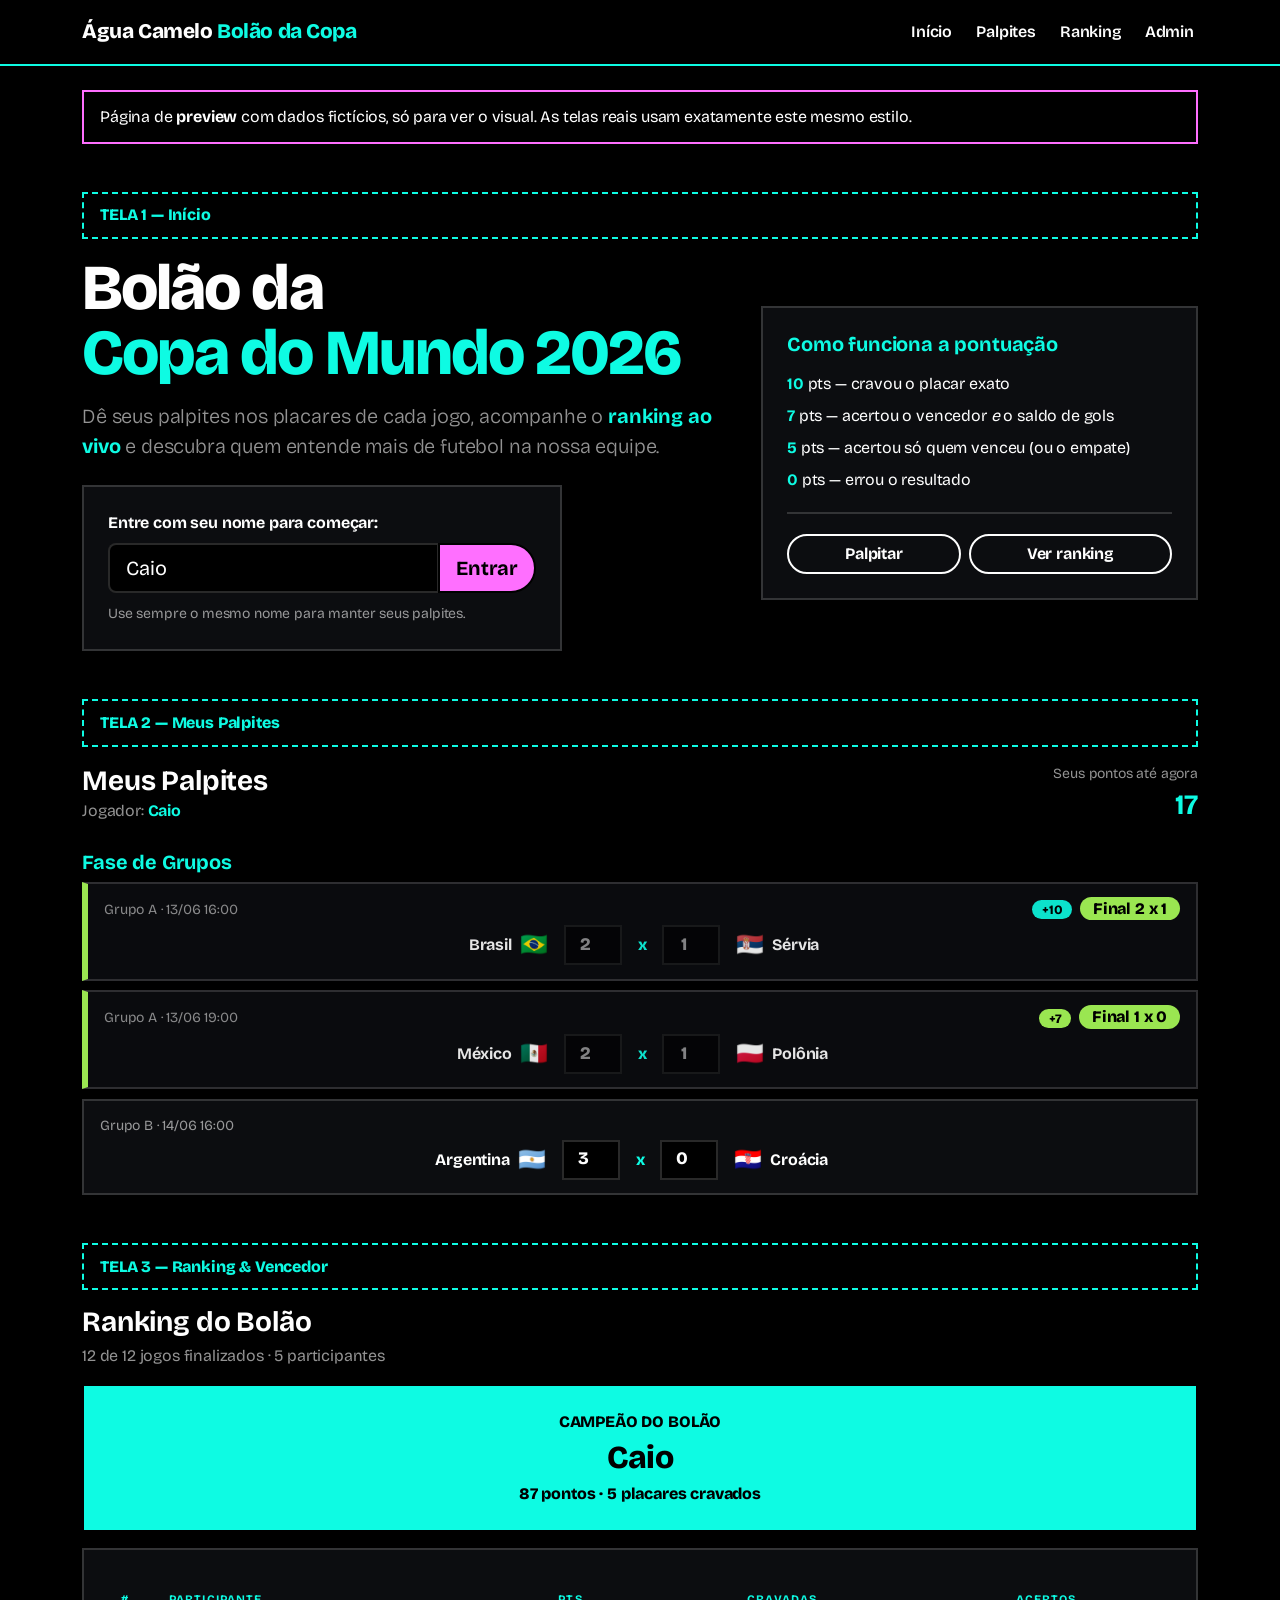
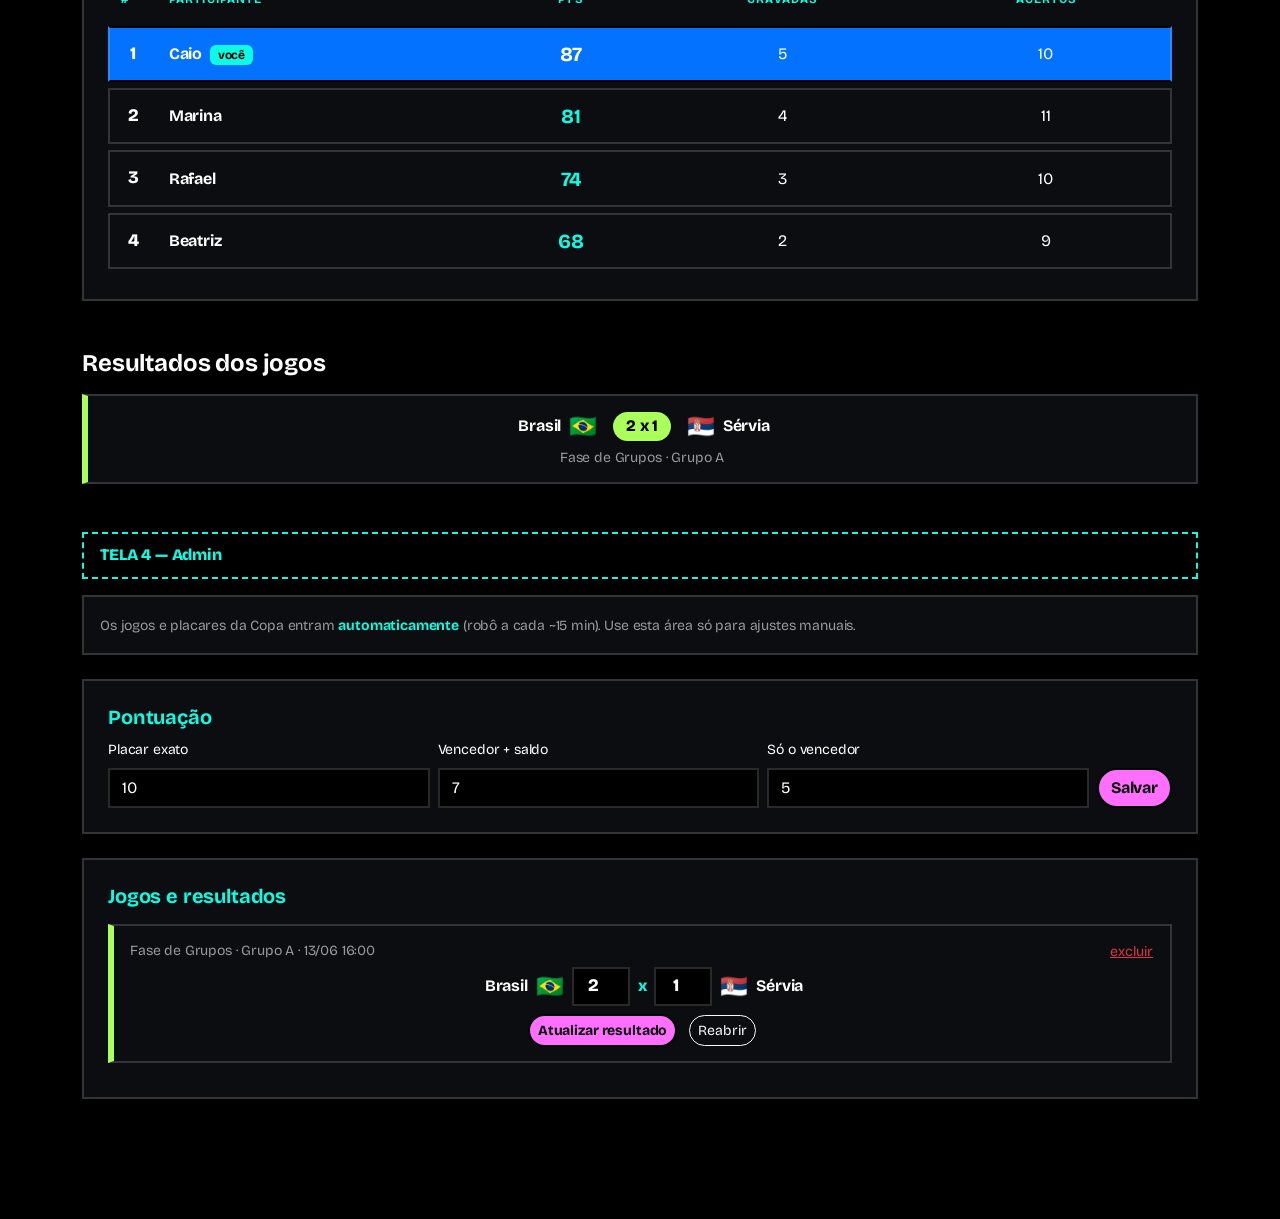
<file: bolao/preview.html>
<!DOCTYPE html>
<html lang="pt-br">
<head>
  <meta charset="utf-8">
  <meta name="viewport" content="width=device-width, initial-scale=1">
  <title>Preview · Bolão Água Camelo</title>
  <link href="https://cdn.jsdelivr.net/npm/bootstrap@5.3.3/dist/css/bootstrap.min.css" rel="stylesheet">
  <!-- usa o CSS real da marca -->
  <link href="css/bolao.css" rel="stylesheet">
  <style>
    .screen-label{border:2px dashed var(--accent);color:var(--accent);padding:.6rem 1rem;margin:3rem 0 1rem;font-weight:800;letter-spacing:-.01em}
    .preview-note{border:2px solid var(--accent-2);padding:.8rem 1rem}
  </style>
</head>
<body>

  <nav class="bolao-nav py-3">
    <div class="container d-flex align-items-center justify-content-between">
      <a class="brand" href="#">Água Camelo <span>Bolão da Copa</span></a>
      <div class="d-flex gap-3">
        <a class="nav-link" href="#t1">Início</a>
        <a class="nav-link" href="#t2">Palpites</a>
        <a class="nav-link" href="#t3">Ranking</a>
        <a class="nav-link" href="#t4">Admin</a>
      </div>
    </div>
  </nav>

  <main class="container py-4">
    <div class="preview-note mb-2">
      Página de <strong>preview</strong> com dados fictícios, só para ver o visual.
      As telas reais usam exatamente este mesmo estilo.
    </div>

    <!-- TELA 1 -->
    <div class="screen-label" id="t1">TELA 1 — Início</div>
    <div class="row align-items-center g-5">
      <div class="col-lg-7">
        <h1 class="hero-title mb-3">Bolão da<br><span>Copa do Mundo 2026</span></h1>
        <p class="lead muted mb-4">Dê seus palpites nos placares de cada jogo, acompanhe o
          <span class="text-amarelo fw-bold">ranking ao vivo</span> e descubra quem entende
          mais de futebol na nossa equipe.</p>
        <div class="card-glass p-4" style="max-width:480px">
          <label class="form-label fw-bold">Entre com seu nome para começar:</label>
          <div class="input-group input-group-lg mb-2">
            <input type="text" class="form-control" placeholder="Ex.: João Silva" value="Caio">
            <button class="btn btn-copa">Entrar</button>
          </div>
          <small class="muted">Use sempre o mesmo nome para manter seus palpites.</small>
        </div>
      </div>
      <div class="col-lg-5">
        <div class="card-glass p-4">
          <h5 class="text-amarelo fw-bold mb-3">Como funciona a pontuação</h5>
          <ul class="list-unstyled mb-0">
            <li class="mb-2"><strong class="text-amarelo">10</strong> pts — cravou o placar exato</li>
            <li class="mb-2"><strong class="text-amarelo">7</strong> pts — acertou o vencedor <em>e</em> o saldo de gols</li>
            <li class="mb-2"><strong class="text-amarelo">5</strong> pts — acertou só quem venceu (ou o empate)</li>
            <li class="mb-2"><strong class="text-amarelo">0</strong> pts — errou o resultado</li>
          </ul>
          <div class="divider"></div>
          <div class="d-flex gap-2">
            <a href="#t2" class="btn btn-outline-copa flex-fill">Palpitar</a>
            <a href="#t3" class="btn btn-outline-copa flex-fill">Ver ranking</a>
          </div>
        </div>
      </div>
    </div>

    <!-- TELA 2 -->
    <div class="screen-label" id="t2">TELA 2 — Meus Palpites</div>
    <div class="d-flex flex-wrap align-items-center justify-content-between mb-3 gap-2">
      <div>
        <h3 class="fw-bold mb-0">Meus Palpites</h3>
        <span class="muted">Jogador: <strong class="text-amarelo">Caio</strong></span>
      </div>
      <div class="text-end">
        <div class="muted small">Seus pontos até agora</div>
        <div class="fw-bold fs-3 text-amarelo">17</div>
      </div>
    </div>
    <h5 class="text-amarelo fw-bold mt-4 mb-2">Fase de Grupos</h5>

    <div class="match-card finished locked">
      <div class="d-flex justify-content-between align-items-center mb-1">
        <small class="muted">Grupo A · 13/06 16:00</small>
        <div><span class="pts-pill pts-10">+10</span><span class="result-pill ms-2">Final 2 x 1</span></div>
      </div>
      <div class="d-flex align-items-center justify-content-center gap-2 gap-md-3 flex-wrap">
        <div class="team justify-content-end" style="flex:1"><span class="text-truncate">Brasil</span><span class="flag">🇧🇷</span></div>
        <input type="number" class="score-input" value="2" disabled><span class="vs">x</span><input type="number" class="score-input" value="1" disabled>
        <div class="team" style="flex:1"><span class="flag">🇷🇸</span><span class="text-truncate">Sérvia</span></div>
      </div>
    </div>
    <div class="match-card finished locked">
      <div class="d-flex justify-content-between align-items-center mb-1">
        <small class="muted">Grupo A · 13/06 19:00</small>
        <div><span class="pts-pill pts-mid">+7</span><span class="result-pill ms-2">Final 1 x 0</span></div>
      </div>
      <div class="d-flex align-items-center justify-content-center gap-2 gap-md-3 flex-wrap">
        <div class="team justify-content-end" style="flex:1"><span class="text-truncate">México</span><span class="flag">🇲🇽</span></div>
        <input type="number" class="score-input" value="2" disabled><span class="vs">x</span><input type="number" class="score-input" value="1" disabled>
        <div class="team" style="flex:1"><span class="flag">🇵🇱</span><span class="text-truncate">Polônia</span></div>
      </div>
    </div>
    <div class="match-card">
      <div class="d-flex justify-content-between align-items-center mb-1"><small class="muted">Grupo B · 14/06 16:00</small></div>
      <div class="d-flex align-items-center justify-content-center gap-2 gap-md-3 flex-wrap">
        <div class="team justify-content-end" style="flex:1"><span class="text-truncate">Argentina</span><span class="flag">🇦🇷</span></div>
        <input type="number" class="score-input" value="3"><span class="vs">x</span><input type="number" class="score-input" value="0">
        <div class="team" style="flex:1"><span class="flag">🇭🇷</span><span class="text-truncate">Croácia</span></div>
      </div>
    </div>

    <!-- TELA 3 -->
    <div class="screen-label" id="t3">TELA 3 — Ranking &amp; Vencedor</div>
    <h3 class="fw-bold mb-1">Ranking do Bolão</h3>
    <p class="muted">12 de 12 jogos finalizados · 5 participantes</p>
    <div class="winner-banner mt-3">
      <div>CAMPEÃO DO BOLÃO</div>
      <div class="who">Caio</div>
      <div>87 pontos · 5 placares cravados</div>
    </div>
    <div class="card-glass p-3 p-md-4 mt-3">
      <table class="rank-table">
        <thead><tr><th>#</th><th>Participante</th><th class="text-center">Pts</th>
          <th class="text-center d-none d-sm-table-cell">Cravadas</th>
          <th class="text-center d-none d-sm-table-cell">Acertos</th></tr></thead>
        <tbody>
          <tr class="rank-row rank-1"><td class="rank-pos">1</td><td class="fw-bold">Caio <span class="badge bg-warning text-dark ms-1">você</span></td><td class="text-center fw-bold text-amarelo fs-5">87</td><td class="text-center d-none d-sm-table-cell">5</td><td class="text-center d-none d-sm-table-cell">10</td></tr>
          <tr class="rank-row"><td class="rank-pos">2</td><td class="fw-bold">Marina</td><td class="text-center fw-bold text-amarelo fs-5">81</td><td class="text-center d-none d-sm-table-cell">4</td><td class="text-center d-none d-sm-table-cell">11</td></tr>
          <tr class="rank-row"><td class="rank-pos">3</td><td class="fw-bold">Rafael</td><td class="text-center fw-bold text-amarelo fs-5">74</td><td class="text-center d-none d-sm-table-cell">3</td><td class="text-center d-none d-sm-table-cell">10</td></tr>
          <tr class="rank-row"><td class="rank-pos">4</td><td class="fw-bold">Beatriz</td><td class="text-center fw-bold text-amarelo fs-5">68</td><td class="text-center d-none d-sm-table-cell">2</td><td class="text-center d-none d-sm-table-cell">9</td></tr>
        </tbody>
      </table>
    </div>
    <h4 class="fw-bold mt-5 mb-3">Resultados dos jogos</h4>
    <div class="match-card finished">
      <div class="d-flex align-items-center justify-content-center gap-2 gap-md-3 flex-wrap">
        <div class="team justify-content-end" style="flex:1"><span class="text-truncate">Brasil</span><span class="flag">🇧🇷</span></div>
        <span class="result-pill">2 x 1</span>
        <div class="team" style="flex:1"><span class="flag">🇷🇸</span><span class="text-truncate">Sérvia</span></div>
      </div>
      <div class="text-center small muted mt-1">Fase de Grupos · Grupo A</div>
    </div>

    <!-- TELA 4 -->
    <div class="screen-label" id="t4">TELA 4 — Admin</div>
    <div class="card-glass p-3 mb-4">
      <span class="muted small">Os jogos e placares da Copa entram
      <span class="text-amarelo fw-bold">automaticamente</span> (robô a cada ~15 min).
      Use esta área só para ajustes manuais.</span>
    </div>
    <section class="card-glass p-4 mb-4">
      <h5 class="text-amarelo fw-bold">Pontuação</h5>
      <div class="row g-2 align-items-end">
        <div class="col"><label class="form-label small">Placar exato</label><input type="number" class="form-control" value="10"></div>
        <div class="col"><label class="form-label small">Vencedor + saldo</label><input type="number" class="form-control" value="7"></div>
        <div class="col"><label class="form-label small">Só o vencedor</label><input type="number" class="form-control" value="5"></div>
        <div class="col-auto"><button class="btn btn-copa">Salvar</button></div>
      </div>
    </section>
    <section class="card-glass p-4">
      <h5 class="text-amarelo fw-bold mb-3">Jogos e resultados</h5>
      <div class="match-card finished">
        <div class="d-flex justify-content-between mb-1">
          <small class="muted">Fase de Grupos · Grupo A · 13/06 16:00</small>
          <button class="btn btn-sm btn-link text-danger p-0">excluir</button>
        </div>
        <div class="d-flex align-items-center justify-content-center gap-2 flex-wrap">
          <div class="team justify-content-end" style="flex:1"><span class="text-truncate">Brasil</span><span class="flag">🇧🇷</span></div>
          <input type="number" class="score-input" value="2"><span class="vs">x</span><input type="number" class="score-input" value="1">
          <div class="team" style="flex:1"><span class="flag">🇷🇸</span><span class="text-truncate">Sérvia</span></div>
        </div>
        <div class="text-center mt-2">
          <button class="btn btn-sm btn-copa">Atualizar resultado</button>
          <button class="btn btn-sm btn-outline-light ms-2">Reabrir</button>
        </div>
      </div>
    </section>
    <div class="py-5"></div>
  </main>
</body>
</html>
</file>
<file: bolao/css/bolao.css>
/* ============================================================
   Bolão da Copa — Identidade visual Água Camelo
   Base: brandbook 2024 (colors_and_type.css). Superfície preta,
   tipografia Bricolage Grotesque, cores em blocos sólidos,
   cantos retos, pílulas nas ações, sem gradiente nem blur.
   ============================================================ */

/* ---- Tipografia da marca (auto-hospedada) ---- */
@font-face {
  font-family: "Bricolage Grotesque";
  src: url("../fonts/BricolageGrotesque.ttf") format("truetype");
  font-weight: 200 800;
  font-stretch: 75% 100%;
  font-display: swap;
}

:root {
  --ac-blue-deep: #023da5;
  --ac-blue-logo: #184098;
  --ac-blue:      #0372ff;
  --ac-pink:      #ff6fff;
  --ac-cyan:      #0efbe3;
  --ac-lime:      #abff5a;
  --ac-green:     #00906c;
  --ac-white:     #fefefe;
  --ac-black:     #000000;

  --bg:        var(--ac-black);
  --surface:   #0c0d10;          /* painel sobre o preto */
  --fg:        var(--ac-white);
  --fg-muted:  color-mix(in oklab, var(--ac-white), transparent 42%);
  --accent:    var(--ac-cyan);   /* destaque principal */
  --accent-2:  var(--ac-pink);   /* ação primária */
  --accent-3:  var(--ac-lime);   /* "ao vivo" / acerto */
  --line:      color-mix(in oklab, var(--ac-white), transparent 84%);

  --font: "Bricolage Grotesque", system-ui, -apple-system, sans-serif;

  --r-pill: 999px;
  --r-block: 0px;       /* layout: cantos retos */
  --bw: 2px;
  --shadow-sticker: 4px 4px 0 0 var(--ac-black);
}

* { box-sizing: border-box; }

body {
  font-family: var(--font);
  background: var(--bg);
  color: var(--fg);
  min-height: 100vh;
  margin: 0;
  letter-spacing: -0.01em;
}

a { color: var(--accent); text-underline-offset: 3px; }

/* ---- Navegação ---- */
.bolao-nav {
  background: var(--ac-black);
  border-bottom: var(--bw) solid var(--accent);
}
.bolao-nav .brand {
  font-weight: 800;
  letter-spacing: -0.02em;
  color: var(--fg);
  text-decoration: none;
  font-size: 1.3rem;
}
.bolao-nav .brand span { color: var(--accent); }
.bolao-nav a.nav-link { color: var(--fg); font-weight: 600; padding: .25rem .25rem; }
.bolao-nav a.nav-link.active,
.bolao-nav a.nav-link:hover { color: var(--accent); }

/* ---- Painéis (cantos retos, borda sólida, sem blur) ---- */
.card-glass {
  background: var(--surface);
  border: var(--bw) solid var(--line);
  border-radius: var(--r-block);
}

/* ---- Botões = pílulas ---- */
.btn-copa,
.btn-outline-copa {
  border-radius: var(--r-pill);
  font-weight: 700;
  letter-spacing: -0.01em;
  border: var(--bw) solid var(--ac-black);
  transition: background 120ms ease, color 120ms ease, transform 120ms ease;
}
.btn-copa { background: var(--accent-2); color: var(--ac-black); }
.btn-copa:hover { background: var(--accent); color: var(--ac-black); }
.btn-copa:active { transform: translateY(1px); }

.btn-outline-copa { background: transparent; color: var(--fg); border-color: var(--fg); }
.btn-outline-copa:hover { background: var(--accent); color: var(--ac-black); border-color: var(--ac-black); }

/* ---- Hero ---- */
.hero-title {
  font-weight: 800;
  font-size: clamp(2.2rem, 6.5vw, 4rem);
  line-height: 1.02;
  letter-spacing: -0.03em;
}
.hero-title span { color: var(--accent); }

/* ---- Cartão de jogo / palpite ---- */
.match-card {
  background: var(--surface);
  border: var(--bw) solid var(--line);
  border-radius: var(--r-block);
  padding: .85rem 1rem;
  margin-bottom: .6rem;
  transition: border-color .12s;
}
.match-card:hover { border-color: var(--accent); }
.match-card.finished { border-left: 6px solid var(--accent-3); }
.match-card.locked   { opacity: .9; }

.team { display: flex; align-items: center; gap: .5rem; font-weight: 700; min-width: 0; }
.team .flag { font-size: 1.4rem; display: inline-flex; align-items: center; }
.flag-img {
  width: 28px; height: 21px; object-fit: cover;
  border: 1px solid var(--line); border-radius: 2px; vertical-align: middle;
}
.flag-fallback { font-size: 1.2rem; }

.score-input {
  width: 58px; text-align: center; font-weight: 800; font-size: 1.1rem;
  background: var(--ac-black); color: var(--fg);
  border: var(--bw) solid var(--line); border-radius: var(--r-block); padding: .3rem;
}
.score-input:focus { outline: none; border-color: var(--accent); }
.score-input:disabled { opacity: .55; }
.vs { color: var(--accent); font-weight: 800; }

/* ---- Blocos de grupo (Fase de Grupos) ---- */
.group-block {
  border: var(--bw) solid var(--line);
  border-radius: var(--r-block);
  padding: .5rem 1rem 1rem;
  background: transparent;
}
.group-title { color: var(--accent); letter-spacing: -0.02em; }
/* Grupo do Brasil em destaque (verde-lima + adesivo) */
.group-brasil {
  border-color: var(--ac-lime);
  box-shadow: var(--shadow-sticker);
}
.group-brasil .group-title { color: var(--ac-lime); }

/* ---- Pílulas de estado ---- */
.badge-stage {
  background: transparent; color: var(--accent);
  border: var(--bw) solid var(--accent); font-weight: 700; border-radius: var(--r-pill);
}
.result-pill {
  background: var(--accent-3); color: var(--ac-black); font-weight: 800;
  border-radius: var(--r-pill); padding: .15rem .8rem;
}
.pts-pill { border-radius: var(--r-pill); padding: .12rem .6rem; font-weight: 800; font-size: .8rem; }
.pts-10  { background: var(--accent); color: var(--ac-black); }
.pts-mid { background: var(--accent-3); color: var(--ac-black); }
.pts-0   { background: color-mix(in oklab, var(--ac-white), transparent 88%); color: var(--fg-muted); }

/* ---- Selo "resultado confirmado" ---- */
.confirm-tag {
  display: inline-flex; align-items: center; gap: .3rem;
  color: var(--accent-3); font-weight: 700; font-size: .8rem;
}
/* ---- Prazo para palpitar / encerrado ---- */
.deadline-tag { color: var(--accent); font-weight: 700; font-size: .8rem; }
.lock-tag { color: var(--accent-2); font-weight: 700; font-size: .8rem; }

/* ---- Toast (aviso flutuante) ---- */
.toast-bolao {
  position: fixed; left: 50%; bottom: 24px; transform: translateX(-50%);
  z-index: 1080; padding: .7rem 1.2rem; font-weight: 800;
  border: var(--bw) solid var(--ac-black); border-radius: var(--r-pill);
  box-shadow: var(--shadow-sticker); max-width: 90vw; text-align: center;
}
.toast-ok  { background: var(--accent-3); color: var(--ac-black); }
.toast-err { background: var(--accent-2); color: var(--ac-black); }

/* ---- Ranking ---- */
.rank-table { width: 100%; border-collapse: separate; border-spacing: 0 .4rem; }
.rank-table th {
  color: var(--accent); font-size: .72rem; text-transform: uppercase; letter-spacing: .1em; font-weight: 700;
}
.rank-table td, .rank-table th { padding: .7rem .8rem; }
.rank-row { background: var(--surface); }
.rank-row td { border-top: var(--bw) solid var(--line); border-bottom: var(--bw) solid var(--line); }
.rank-row td:first-child { border-left: var(--bw) solid var(--line); }
.rank-row td:last-child  { border-right: var(--bw) solid var(--line); }
.rank-pos { font-weight: 800; font-size: 1.1rem; width: 48px; text-align: center; }
/* líder = bloco de cor sólido (azul vibrante), sem gradiente */
.rank-1 td { background: var(--ac-blue); border-color: var(--ac-black); color: var(--ac-white); }
.rank-1 .rank-pos { color: var(--ac-white); }
.rank-1 .text-amarelo { color: var(--ac-white) !important; }
.medal { font-size: 1.3rem; }

/* ---- Campeão = bloco sólido estilo adesivo ---- */
.winner-banner {
  background: var(--accent);
  color: var(--ac-black);
  border: var(--bw) solid var(--ac-black);
  border-radius: var(--r-block);
  box-shadow: var(--shadow-sticker);
  padding: 1.5rem; text-align: center; font-weight: 800;
}
.winner-banner .who { font-size: 2rem; letter-spacing: -0.02em; }

/* ---- Aviso de configuração ---- */
.setup-banner {
  background: var(--ac-black);
  border: var(--bw) solid var(--accent-2);
  border-radius: var(--r-block); padding: 1rem 1.25rem; color: var(--fg);
}

/* ---- Utilitários (nomes herdados) ---- */
.muted { color: var(--fg-muted); }
.text-amarelo { color: var(--accent); }   /* nome legado → ciano da marca */
.divider { height: var(--bw); background: var(--line); margin: 1.25rem 0; }

/* ---- Ajustes do Bootstrap para o tema escuro ---- */
.form-control, .form-select {
  background: var(--ac-black); color: var(--fg);
  border: var(--bw) solid var(--line); border-radius: var(--r-block);
}
.form-control:focus, .form-select:focus {
  background: var(--ac-black); color: var(--fg);
  border-color: var(--accent); box-shadow: none;
}
.form-control::placeholder { color: var(--fg-muted); }
.input-group .btn-copa { border-radius: var(--r-pill); }
.badge.bg-warning { background: var(--accent) !important; color: var(--ac-black) !important; }
.btn-outline-light { border-radius: var(--r-pill); }
::selection { background: var(--accent); color: var(--ac-black); }

/* ============================================================
   Toggle de visualização (Por grupo / Por data)
   ============================================================ */
.view-toggle {
  display: inline-flex; gap: 0;
  border: var(--bw) solid var(--line); border-radius: var(--r-pill); overflow: hidden;
}
.vt-btn {
  background: transparent; color: var(--fg); border: 0;
  font-family: var(--font); font-weight: 700; letter-spacing: -0.01em;
  padding: .35rem 1.1rem; cursor: pointer; transition: background .12s, color .12s;
}
.vt-btn:hover { color: var(--accent); }
.vt-btn.active { background: var(--accent); color: var(--ac-black); }
.vt-btn.active:hover { color: var(--ac-black); }

/* Checkbox "Ocultar fase de grupos" */
.group-hide-toggle {
  color: var(--fg-muted); display: inline-flex; align-items: center; gap: .4rem;
  font-weight: 600; cursor: pointer; user-select: none;
}
.group-hide-toggle input { accent-color: var(--accent); width: 16px; height: 16px; cursor: pointer; }
.group-hide-toggle:hover { color: var(--accent); }

/* Cabeçalho de dia no modo "por data" */
.date-header {
  color: var(--accent); font-weight: 800; letter-spacing: -0.02em;
  margin: 1.4rem 0 .6rem; padding-bottom: .3rem;
  border-bottom: var(--bw) solid var(--line);
}

/* Botão "detalhes/estatísticas" dentro do cartão */
.details-btn {
  background: transparent; color: var(--accent);
  border: var(--bw) solid var(--line); border-radius: var(--r-pill);
  font-family: var(--font); font-weight: 700; font-size: .8rem;
  padding: .25rem .9rem; cursor: pointer; transition: all .12s;
}
.details-btn:hover { background: var(--accent); color: var(--ac-black); border-color: var(--ac-black); }

/* ============================================================
   Pênaltis no mata-mata (palpite de empate → quem avança)
   ============================================================ */
.pen-pick {
  display: flex; flex-direction: column; align-items: center; gap: .5rem;
  margin-top: .7rem; padding: .6rem .7rem;
  border: var(--bw) dashed var(--ac-lime);
  background: color-mix(in oklab, var(--ac-lime), transparent 92%);
}
.pen-q { font-weight: 700; font-size: .82rem; color: var(--ac-lime); text-align: center; }
.pen-opts { display: flex; gap: .5rem; flex-wrap: wrap; justify-content: center; }
.pen-btn {
  display: inline-flex; align-items: center; gap: .35rem;
  background: var(--ac-black); color: var(--fg);
  border: var(--bw) solid var(--line); border-radius: var(--r-pill);
  font-family: var(--font); font-weight: 700; font-size: .85rem;
  padding: .3rem .9rem; cursor: pointer; transition: all .12s;
}
.pen-btn .flag-img { width: 22px; height: 16px; }
.pen-btn:hover { border-color: var(--ac-lime); }
.pen-btn.active { background: var(--ac-lime); color: var(--ac-black); border-color: var(--ac-black); }
.pen-result { color: var(--ac-lime); font-weight: 700; font-size: .8rem; }
.m-pen { text-align: center; color: var(--ac-lime); font-weight: 700; font-size: .85rem; margin: .2rem 0 .5rem; }

/* ============================================================
   Modal de detalhes do jogo (SofaScore)
   ============================================================ */
.modal-overlay {
  position: fixed; inset: 0; z-index: 1090;
  background: rgba(0,0,0,.8);
  display: flex; align-items: flex-start; justify-content: center;
  padding: 4vh 1rem; overflow-y: auto;
}
.modal-box {
  background: var(--surface); border: var(--bw) solid var(--accent);
  max-width: 560px; width: 100%; padding: 1.3rem 1.3rem 1.7rem;
  position: relative; box-shadow: var(--shadow-sticker);
}
.modal-close {
  position: absolute; top: .4rem; right: .6rem;
  background: transparent; border: 0; color: var(--fg);
  font-size: 1.4rem; font-weight: 800; line-height: 1; cursor: pointer;
}
.modal-close:hover { color: var(--accent-2); }

.m-stage { text-align: center; color: var(--accent); font-weight: 800; font-size: .78rem;
  text-transform: uppercase; letter-spacing: .1em; margin-bottom: .6rem; }
.m-head { display: flex; align-items: center; justify-content: center; gap: .5rem; margin-bottom: .5rem; }
.m-team { display: flex; flex-direction: column; align-items: center; gap: .35rem;
  font-weight: 800; flex: 1; min-width: 0; text-align: center; }
.m-team .flag-img { width: 42px; height: 31px; }
.m-team .nm { font-size: .95rem; line-height: 1.1; }
.m-score { font-size: 1.9rem; font-weight: 800; color: var(--accent); white-space: nowrap; padding: 0 .3rem; }
.m-vs { font-size: 1.2rem; font-weight: 800; color: var(--fg-muted); padding: 0 .3rem; }
.m-meta { text-align: center; color: var(--fg-muted); font-size: .82rem; margin-bottom: .4rem; }
.m-meta span { margin: 0 .3rem; white-space: nowrap; }

.m-bet { text-align: center; background: var(--ac-black); border: var(--bw) solid var(--line);
  padding: .5rem .7rem; margin-top: .7rem; font-weight: 700; font-size: .9rem; }
.m-bet .pts-pill { margin-left: .4rem; }

.m-section-title { color: var(--accent); font-weight: 800; font-size: .76rem;
  text-transform: uppercase; letter-spacing: .09em; margin: 1.1rem 0 .5rem; }
.m-legend { display:flex; justify-content:space-between; font-size:.72rem; color:var(--fg-muted); margin-bottom:.2rem; }
.m-legend .lg-h::before { content:"●"; color: var(--accent); margin-right:.25rem; }
.m-legend .lg-a::after  { content:"●"; color: var(--accent-2); margin-left:.25rem; }

.scorers { display: flex; justify-content: space-between; gap: 1rem; font-size: .88rem; }
.scorers ul { list-style: none; padding: 0; margin: 0; }
.scorers .away-col { text-align: right; }
.scorers li { margin: .15rem 0; }
.scorer-min { color: var(--accent-3); font-weight: 800; }
.scorer-note { color: var(--fg-muted); font-size: .76rem; }

.mstat-row { display: flex; justify-content: space-between; align-items: center; font-size: .82rem; margin-top: .6rem; }
.mstat-row .mstat-val { font-weight: 800; min-width: 52px; }
.mstat-row .mstat-val.away { text-align: right; }
.mstat-label { color: var(--fg-muted); font-size: .77rem; text-align: center; flex: 1; }
.mstat-track { display: flex; height: 6px; margin-top: .22rem;
  background: color-mix(in oklab, var(--ac-white), transparent 88%); }
.mstat-fill-h { background: var(--accent); }
.mstat-fill-a { background: var(--accent-2); margin-left: auto; }

.m-note { text-align: center; color: var(--fg-muted); margin-top: .9rem; font-size: .85rem; }

/* ---- Ranking: linha clicável ---- */
.rank-clickable { cursor: pointer; transition: background .12s ease; }
.rank-clickable:hover td,
.rank-clickable:focus-visible td { background: color-mix(in oklab, var(--accent), transparent 86%); }
.rank-clickable:focus-visible { outline: none; }
.rank-clickable:focus-visible td:first-child { border-left-color: var(--accent); }

/* ---- Modal: detalhe do participante (jogo a jogo) ---- */
.pd-name { text-align: center; font-weight: 800; font-size: 1.4rem; line-height: 1.1; margin-bottom: .7rem; }
.pd-summary { display: flex; flex-wrap: wrap; justify-content: center; gap: .5rem; }
.pd-chip { display: flex; flex-direction: column; align-items: center; min-width: 72px;
  background: var(--ac-black); border: var(--bw) solid var(--line); padding: .45rem .6rem; }
.pd-chip b { font-size: 1.25rem; font-weight: 800; color: var(--accent); line-height: 1; }
.pd-chip span { font-size: .7rem; color: var(--fg-muted); margin-top: .2rem; white-space: nowrap; }
.pd-chip-gold b { color: var(--accent-3); }

.pd-row { background: var(--ac-black); border: var(--bw) solid var(--line);
  border-left-width: 4px; padding: .5rem .7rem; margin-top: .5rem; }
.pd-row.pd-cravada { border-left-color: var(--accent); }
.pd-row.pd-acerto  { border-left-color: var(--accent-3); }
.pd-row.pd-erro    { border-left-color: var(--accent-2); }
.pd-row.pd-none    { border-left-color: var(--line); opacity: .72; }
.pd-game { display: flex; align-items: center; justify-content: center; gap: .5rem; font-weight: 800; }
.pd-game .flag-img { width: 30px; height: 22px; }
.pd-res { font-size: 1.05rem; color: var(--accent); white-space: nowrap; padding: 0 .2rem; }
.pd-foot { display: flex; align-items: center; justify-content: space-between; gap: .4rem;
  flex-wrap: wrap; margin-top: .4rem; }
.pd-when { font-size: .74rem; color: var(--fg-muted); min-width: 34px; }
.pd-bet { font-size: .82rem; font-weight: 700; flex: 1; text-align: center; }
.pd-foot .pts-pill { font-size: .72rem; white-space: nowrap; }

/* ============================================================
   Próxima fase / Chaveamento (16-avos)
   ============================================================ */
.ko-intro { background: var(--surface); border: var(--bw) solid var(--accent);
  padding: 1rem 1.2rem; margin-bottom: 1.2rem; }
.ko-card { background: var(--surface); border: var(--bw) solid var(--line);
  padding: .8rem 1rem; margin-bottom: .6rem; transition: border-color .12s; }
.ko-card:hover { border-color: var(--accent); }
.ko-card.ko-brasil { border-color: var(--ac-lime); box-shadow: var(--shadow-sticker); }
.ko-head { display: flex; justify-content: space-between; align-items: baseline;
  gap: .5rem; flex-wrap: wrap; margin-bottom: .7rem; }
.ko-jogo { font-weight: 800; color: var(--accent); font-size: .7rem;
  text-transform: uppercase; letter-spacing: .12em; }
.ko-when { color: var(--fg-muted); font-size: .8rem; font-weight: 700; }
.ko-venue { color: var(--fg-muted); font-size: .74rem; width: 100%; }
.ko-body { display: grid; grid-template-columns: 1fr auto 1fr; align-items: start; gap: .6rem; }
.ko-slot { min-width: 0; }
.ko-slot.away { text-align: right; }
.ko-team { display: flex; align-items: center; gap: .5rem; font-weight: 800; font-size: 1.04rem; }
.ko-slot.away .ko-team { flex-direction: row-reverse; }
.ko-src { font-weight: 800; font-size: .96rem; line-height: 1.15; }
.ko-sub { color: var(--fg-muted); font-size: .77rem; margin-top: .18rem;
  display: flex; align-items: center; gap: .35rem; }
.ko-slot.away .ko-sub { flex-direction: row-reverse; }
.ko-sub .flag-img { width: 20px; height: 15px; }
.ko-ok { color: var(--accent-3); font-weight: 800; }
.ko-vs { color: var(--accent); font-weight: 800; font-size: 1.05rem; padding-top: .1rem; }
.ko-thirds { color: var(--fg-muted); font-size: .72rem; margin-top: .18rem; font-style: italic; }

/* ---- Resultados: card clicável + palpites de todos no jogo ---- */
.match-clickable { cursor: pointer; }
.match-clickable:focus-visible { outline: none; border-color: var(--accent); }

.pp-row { display: flex; align-items: center; gap: .5rem; background: var(--ac-black);
  border: var(--bw) solid var(--line); border-left-width: 4px; padding: .45rem .6rem; margin-top: .45rem; }
.pp-row.pd-cravada { border-left-color: var(--accent); }
.pp-row.pd-acerto  { border-left-color: var(--accent-3); }
.pp-row.pd-erro    { border-left-color: var(--accent-2); }
.pp-name { font-weight: 800; flex: 1; min-width: 0; overflow: hidden; text-overflow: ellipsis; white-space: nowrap; }
.pp-bet { font-weight: 700; font-size: .85rem; white-space: nowrap; color: var(--accent); }
.pp-row .pts-pill { font-size: .7rem; white-space: nowrap; }
</file>
